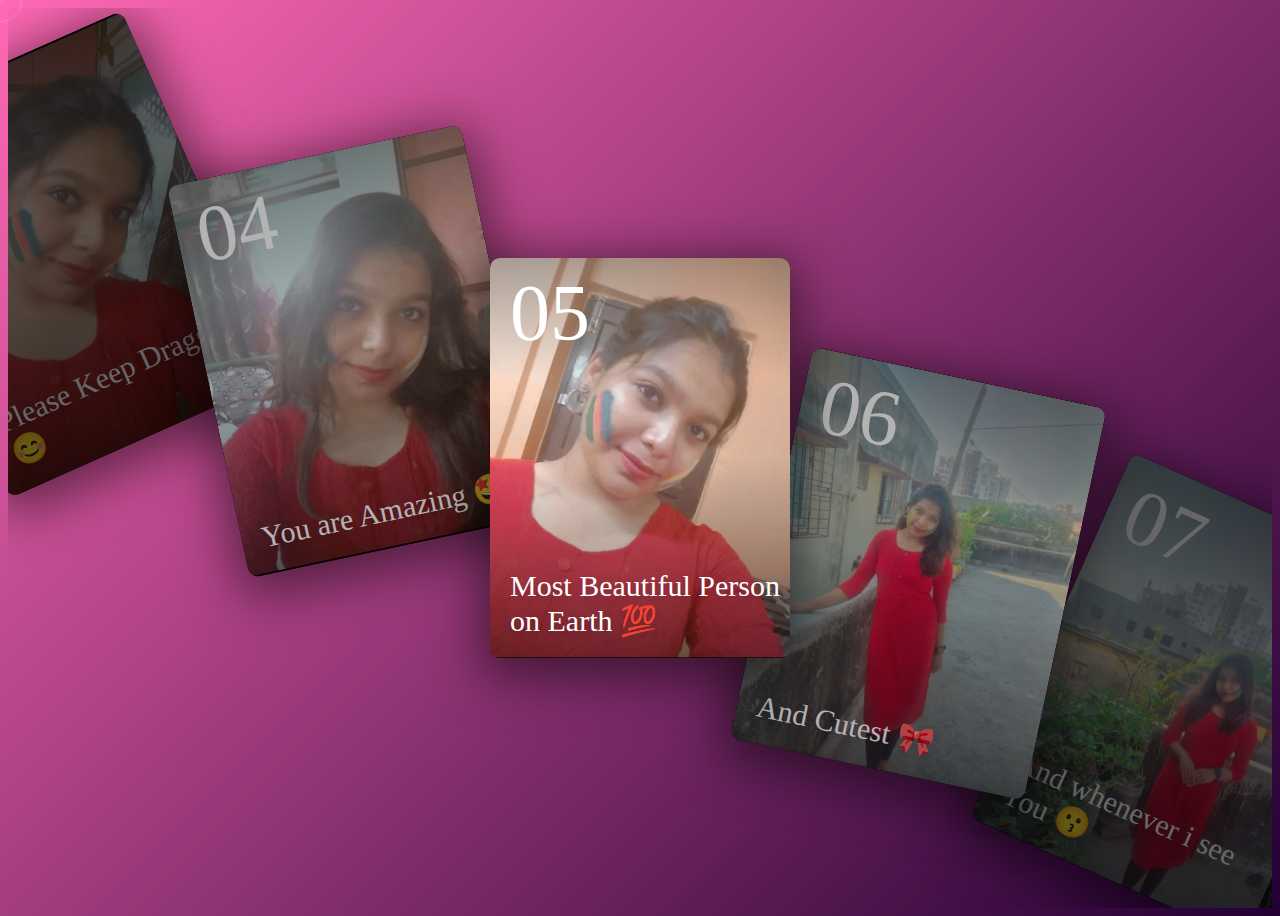
<file: Gallery.html>
<!DOCTYPE html>
<html lang="en">
<head>
    <meta charset="UTF-8">
    <meta name="viewport" content="width=device-width, initial-scale=1.0">
    <title>Gallery</title>
    <style>
        body {
  overflow: hidden;
  font-family: "Roboto", serif;
  background: linear-gradient(135deg, #ff69b4, #220033); /* Changing the background gradient to pink */
}
  
  .carousel {
    position: relative;
    z-index: 1;
    height: 100vh;
    overflow: hidden;
    pointer-events: none;
  }
  
  .carousel-item {
    --items: 10;
    --width: clamp(150px, 30vw, 300px);
    --height: clamp(200px, 40vw, 400px);
    --x: calc(var(--active) * 800%);
    --y: calc(var(--active) * 200%);
    --rot: calc(var(--active) * 120deg);
    --opacity: calc(var(--zIndex) / var(--items) * 3 - 2);
    overflow: hidden;
    position: absolute;
    z-index: var(--zIndex);
    width: var(--width);
    height: var(--height);
    margin: calc(var(--height) * -0.5) 0 0 calc(var(--width) * -0.5);
    border-radius: 10px;
    top: 50%;
    left: 50%;
    -webkit-user-select: none;
       -moz-user-select: none;
        -ms-user-select: none;
            user-select: none;
    transform-origin: 0% 100%;
    box-shadow: 0 10px 50px 10px rgba(0, 0, 0, 0.5);
    background: black;
    pointer-events: all;
    transform: translate(var(--x), var(--y)) rotate(var(--rot));
    transition: transform 0.8s cubic-bezier(0, 0.02, 0, 1);
  }
  .carousel-item .carousel-box {
    position: absolute;
    z-index: 1;
    top: 0;
    left: 0;
    width: 100%;
    height: 100%;
    transition: opacity 0.8s cubic-bezier(0, 0.02, 0, 1);
    opacity: var(--opacity);
    font-family: "Orelo-sw-db", serif;
  }
  .carousel-item .carousel-box:before {
    content: "";
    position: absolute;
    z-index: 1;
    top: 0;
    left: 0;
    width: 100%;
    height: 100%;
    background: linear-gradient(to bottom, rgba(0, 0, 0, 0.3), rgba(0, 0, 0, 0) 30%, rgba(0, 0, 0, 0) 50%, rgba(0, 0, 0, 0.5));
  }
  .carousel-item .title {
    position: absolute;
    z-index: 1;
    color: #fff;
    bottom: 20px;
    left: 20px;
    transition: opacity 0.8s cubic-bezier(0, 0.02, 0, 1);
    font-size: clamp(20px, 3vw, 30px);
    text-shadow: 0 4px 4px rgba(0, 0, 0, 0.1);
  }
  .carousel-item .num {
    position: absolute;
    z-index: 1;
    color: #fff;
    top: 10px;
    left: 20px;
    transition: opacity 0.8s cubic-bezier(0, 0.02, 0, 1);
    font-size: clamp(20px, 10vw, 80px);
  }
  .carousel-item img {
    width: 100%;
    height: 100%;
    -o-object-fit: cover;
       object-fit: cover;
    pointer-events: none;
  }
  
  .layout {
    position: absolute;
    z-index: 0;
    top: 0;
    left: 0;
    width: 100%;
    height: 100%;
    pointer-events: none;
  }
  .layout:before {
    content: "";
    position: absolute;
    z-index: 1;
    top: 0;
    left: 90px;
    width: 10px;
    height: 100%;
    border: 1px solid #fff;
    border-top: none;
    border-bottom: none;
    opacity: 0.15;
  }
  .layout .box {
    position: absolute;
    bottom: 0;
    left: 30px;
    color: #fff;
    transform-origin: 0% 10%;
    transform: rotate(-90deg);
    font-size: 9px;
    line-height: 1.4;
    text-transform: uppercase;
    opacity: 0.4;
  }
  
  .logo {
    position: absolute;
    z-index: 2;
    top: 28px;
    right: 28px;
    width: 30px;
    height: 30px;
    background: #fff;
    border-radius: 50%;
    opacity: 0.5;
    display: flex;
    justify-content: center;
    align-items: center;
    font-family: "Orelo-sw-db", serif;
    pointer-events: all;
    color: black;
    text-decoration: none;
    font-size: 20px;
    overflow: hidden;
    padding-bottom: 0.1em;
  }
  
  .cursor {
    position: fixed;
    z-index: 10;
    top: 0;
    left: 0;
    --size: 40px;
    width: var(--size);
    height: var(--size);
    border-radius: 50%;
    border: 1px solid rgba(255, 255, 255, 0.2);
    margin: calc(var(--size) * -0.5) 0 0 calc(var(--size) * -0.5);
    transition: transform 0.85s cubic-bezier(0, 0.02, 0, 1);
    display: none;
    pointer-events: none;
  }
  @media (pointer: fine) {
    .cursor {
      display: block;
    }
  }
  
  .cursor2 {
    --size: 2px;
    transition-duration: 0.7s;
  }
    </style>
</head>
<body>
    
        <div class="carousel">
            <div class="carousel-item">
                <div class="carousel-box">
                    <div class="title">Hi 👋</div>
                  <img src="IMG_20220214_204233.jpg"/>
                    <div class="num">01</div>
                </div>
            </div>
        
            <div class="carousel-item">
                <div class="carousel-box">
                    <div class="title">I want to tell you Something 😍</div>
                  <img src="IMG_20220319_165621.jpg"/>
                    <div class="num">02</div>
                </div>
            </div>
        
            <div class="carousel-item">
                <div class="carousel-box">
                    <div class="title">Please Keep Dragging 😊 </div>
                    <div class="num">03</div>
                  <img src="IMG_20220319_180452.jpg"/>
                </div>
            </div>
        
          <div class="carousel-item">
            <div class="carousel-box">
              <div class="title">You are Amazing 🤩 </div>
              <div class="num">04</div>
              <img src="IMG_20220319_180632.jpg"/>
            </div>
          </div>
        
          <div class="carousel-item">
            <div class="carousel-box">
              <div class="title">Most Beautiful Person on Earth 💯</div>
              <div class="num">05</div>
              <img src="IMG_20220319_180700.jpg" />
            </div>
          </div>
        
          <div class="carousel-item">
            <div class="carousel-box">
              <div class="title">And Cutest 🎀</div>
              <div class="num">06</div>
              <img src="IMG_20220319_180725.jpg" />
            </div>
          </div>
        
          <div class="carousel-item">
            <div class="carousel-box">
              <div class="title">And whenever i see You 😗 </div>
              <div class="num">07</div>
              <img src="IMG_20220319_180915.jpg" />
            </div>
          </div>
        
          <div class="carousel-item">
            <div class="carousel-box">
              <div class="title">a big smile appears on my face 😇</div>
              <div class="num">08</div>
              <img src="IMG_20220319_181219.jpg" />
            </div>
          </div>
        
          <div class="carousel-item">
            <div class="carousel-box">
              <div class="title">and I have Crush on You 🥰</div>
              <div class="num">09</div>
              <img src="IMG-20220319-WA0018.jpg" />
            </div>
          </div>
          <div class="carousel-item">
            <div class="carousel-box">
              <div class="title">I love You ❤️</div>
              <div class="num">10</div>
              <img src="IMG-20220319-WA0019.jpg" />
            </div>
          </div>
        </div>

        <div class="cursor"></div>
        <div class="cursor cursor2"></div>
        <!-- partial -->
          <script>
            /*--------------------
Vars
--------------------*/
let progress = 50
let startX = 0
let active = 0
let isDown = false

/*--------------------
Contants
--------------------*/
const speedWheel = 0.02
const speedDrag = -0.1

/*--------------------
Get Z
--------------------*/
const getZindex = (array, index) => (array.map((_, i) => (index === i) ? array.length : array.length - Math.abs(index - i)))

/*--------------------
Items
--------------------*/
const $items = document.querySelectorAll('.carousel-item')
const $cursors = document.querySelectorAll('.cursor')

const displayItems = (item, index, active) => {
  const zIndex = getZindex([...$items], active)[index]
  item.style.setProperty('--zIndex', zIndex)
  item.style.setProperty('--active', (index-active)/$items.length)
}

/*--------------------
Animate
--------------------*/
const animate = () => {
  progress = Math.max(0, Math.min(progress, 100))
  active = Math.floor(progress/100*($items.length-1))
  
  $items.forEach((item, index) => displayItems(item, index, active))
}
animate()

/*--------------------
Click on Items
--------------------*/
$items.forEach((item, i) => {
  item.addEventListener('click', () => {
    progress = (i/$items.length) * 100 + 10
    animate()
  })
})

/*--------------------
Handlers
--------------------*/
const handleWheel = e => {
  const wheelProgress = e.deltaY * speedWheel
  progress = progress + wheelProgress
  animate()
}

const handleMouseMove = (e) => {
  if (e.type === 'mousemove') {
    $cursors.forEach(($cursor) => {
      $cursor.style.transform = `translate(${e.clientX}px, ${e.clientY}px)`
    })
  }
  if (!isDown) return
  const x = e.clientX || (e.touches && e.touches[0].clientX) || 0
  const mouseProgress = (x - startX) * speedDrag
  progress = progress + mouseProgress
  startX = x
  animate()
}

const handleMouseDown = e => {
  isDown = true
  startX = e.clientX || (e.touches && e.touches[0].clientX) || 0
}

const handleMouseUp = () => {
  isDown = false
}

/*--------------------
Listeners
--------------------*/
document.addEventListener('mousewheel', handleWheel)
document.addEventListener('mousedown', handleMouseDown)
document.addEventListener('mousemove', handleMouseMove)
document.addEventListener('mouseup', handleMouseUp)
document.addEventListener('touchstart', handleMouseDown)
document.addEventListener('touchmove', handleMouseMove)
document.addEventListener('touchend', handleMouseUp)
          </script>
</body>
</html>
</file>
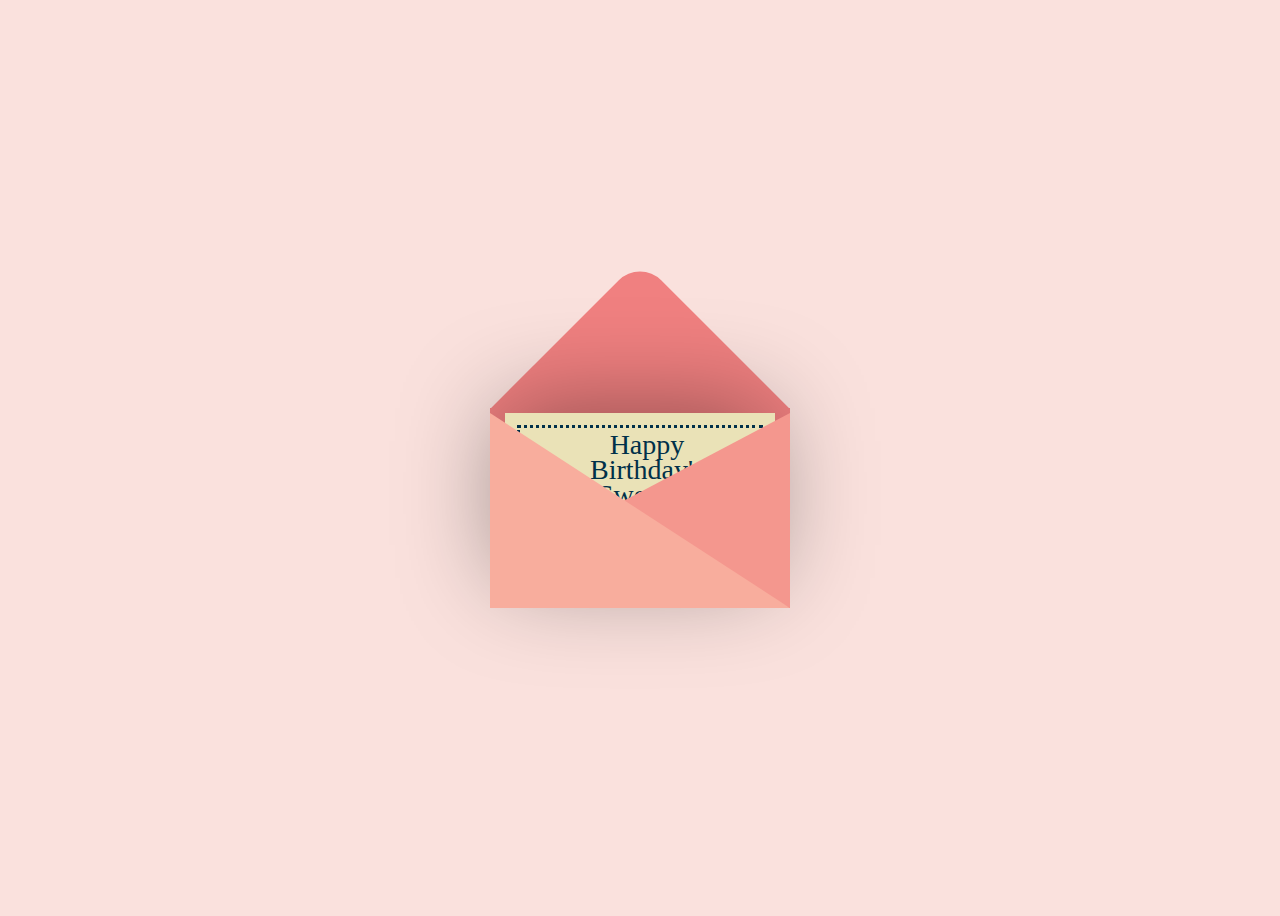
<file: Letter.html>
<!DOCTYPE html>
<html lang="en">

<head>
    <!-- coding by helpme_coder -->
    <meta charset="UTF-8">
    <meta name="viewport" content="width=device-width, initial-scale=1.0">
    <title>Birth day card |</title>
    <script src="https://code.jquery.com/jquery-3.6.4.min.js"></script>

</head>

<style>
    /* Set the colour and the position of the background and the elements */
body {
  display: flex;
  justify-content: center;
  align-items: center;
  height: 100vh;
  background-color: #fae1dd;
}

.container-br {
  position: relative;
}
.valentines {
  position: relative;
  top: 50px;
  cursor: pointer;
  animation: up 3s linear infinite;
}

/* Style the envelope and the card */
.envelope {
  position: relative;
  width: 300px;
  height: 200px;
  background-color: #f08080;
}

.envelope:before {
  background-color: #f08080;
  content: "";
  position: absolute;
  width: 212px;
  height: 212px;
  transform: rotate(45deg);
  top: -105px;
  left: 44px;
  border-radius: 30px 0 0 0;
}

.card {
  position: absolute;
  background-color: #eae2b7;
  width: 270px;
  height: 170px;
  top: 5px;
  left: 15px;
  box-shadow: -5px -5px 100px rgba(0, 0, 0, 0.4);
}

.card:before {
  content: "";
  position: absolute;
  border: 3px solid #003049;
  border-style: dotted;
  width: 240px;
  height: 140px;
  left: 12px;
  top: 12px;
}

.text {
  position: absolute;
  font-family:  'Brush Script MT', cursive;
  font-size: 28px;
  text-align: center;
  line-height: 25px;
  top: 19px;
  left: 85px;
  color: #003049;
}

.heart {
  background-color: #d62828;
  display: inline-block;
  height: 30px;
  margin: 0 10px;
  position: relative;
  top: 110px;
  left: 105px;
  transform: rotate(-45deg);
  width: 30px;
}

.heart:before,
.heart:after {
  content: "";
  background-color: #d62828;
  border-radius: 50%;
  height: 30px;
  position: absolute;
  width: 30px;
}

.heart:before {
  top: -15px;
  left: 0;
}

.heart:after {
  left: 15px;
  top: 0;
}
.front {
  position: absolute;
  border-right: 180px solid #f4978e;
  border-top: 95px solid transparent;
  border-bottom: 100px solid transparent;
  left: 120px;
  top: 5px;
  width: 0;
  height: 0;
  z-index: 10;
}

.front:before {
  position: absolute;
  content: "";
  border-left: 300px solid #f8ad9d;
  border-top: 195px solid transparent;
  left: -120px;
  top: -95px;
  width: 0;
  height: 0;
}


/* To move the envelope up and down */
@keyframes up {
  0%,
  100% {
    transform: translateY(0);
  }
  50% {
    transform: translateY(-30px);
  }
}

</style>

<body>
    <section>
    <div class="container">
        <div class="valentines">
            <div class="envelope"></div>
            <div class="front"></div>
            <div class="card">
                <div class="text">Happy</br> Birthday's</br> Sweetie!</div>
                <div class="heart"></div>
            </div>
        </div>
</section>

<script>
    $(document).ready(function () {
  $(".container")
    .mouseenter(function () {
      $(".card").stop().animate(
        {
          top: "-90px",
        },
        "slow"
      );
    })
    .mouseleave(function () {
      $(".card").stop().animate(
        {
          top: 0,
        },
        "slow"
      );
    });
});

</script>

</body>

</html>
</file>
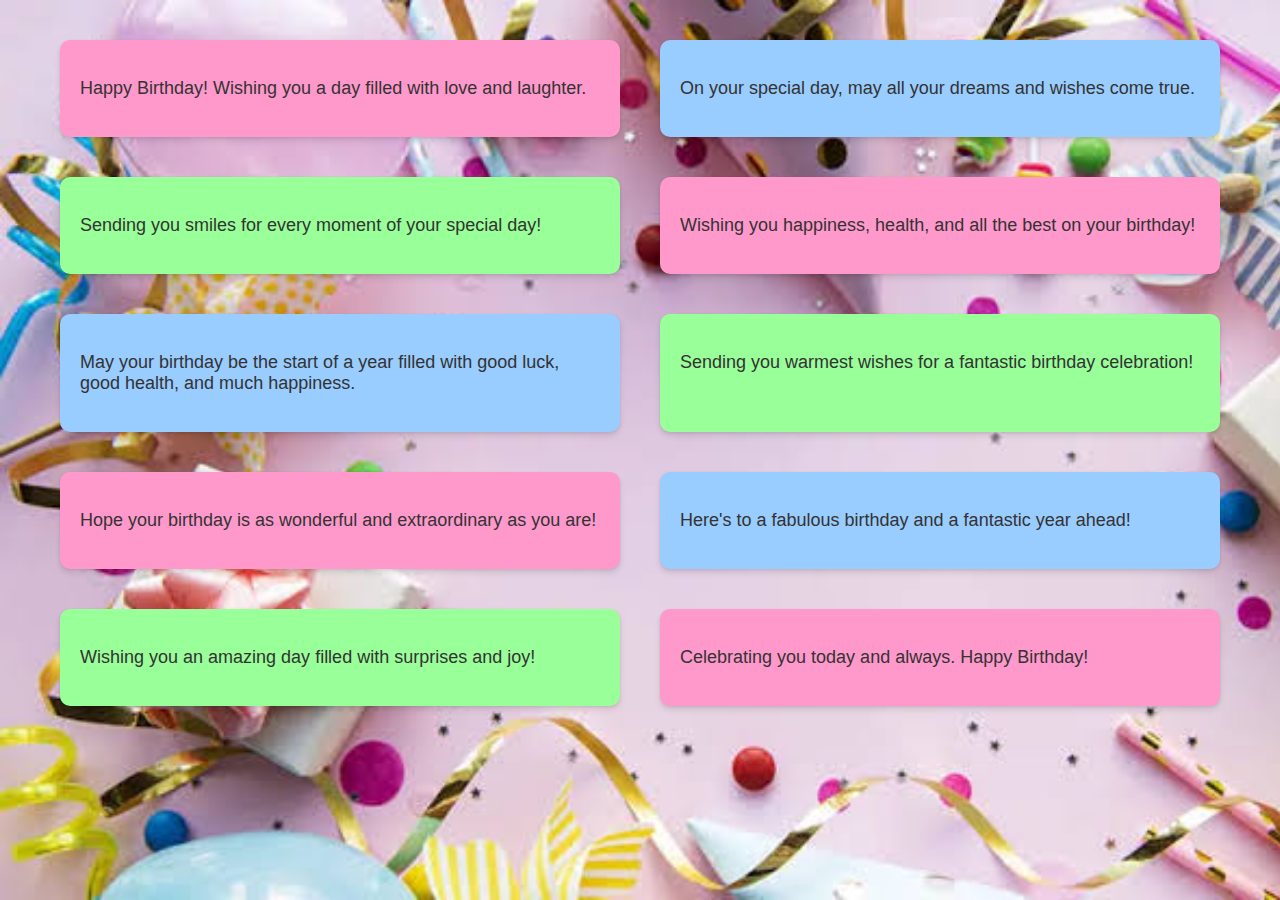
<file: Wishes.html>
<!DOCTYPE html>
<html lang="en">
<head>
  <meta charset="UTF-8">
  <meta name="viewport" content="width=device-width, initial-scale=1.0">
  <title>Birthday Wishes</title>
  <style>
    body {
      font-family: Arial, sans-serif;
      margin: 0;
      padding: 0;
      background-color: #ff399c; /* Light gray background */
    }

    .card:hover {
      transform: scale(1.05); /* Scale up on hover */
    }

    .wish {
      font-size: 18px;
      color: #333; /* Dark gray text color */
    }
    /* Custom color classes */
    .pink {
      background-color: #ff99cc; /* Medium pink */
      width: calc(45% - 20px); /* 45% width minus margin */
      height: auto;
  padding-bottom: calc(45% - 10px); /* 45% height minus padding */
  margin: 20px;/* Pink background */
  border-radius: 10px;
  box-shadow: 0 4px 6px rgba(0, 0, 0, 0.1), 0 1px 3px rgba(0, 0, 0, 0.08); /* Box shadow */
  padding: 20px;
  transition: transform 0.3s ease;
  cursor: pointer; /* Cursor pointer */
    }

    .blue {
      background-color: #99ccff; /* Light blue */
      width: calc(45% - 20px); /* 45% width minus margin */
      height: auto;
  padding-bottom: calc(45% - 10px); /* 45% height minus padding */
  margin: 20px;/* Pink background */
  border-radius: 10px;
  box-shadow: 0 4px 6px rgba(0, 0, 0, 0.1), 0 1px 3px rgba(0, 0, 0, 0.08); /* Box shadow */
  padding: 20px;
  transition: transform 0.3s ease;
  cursor: pointer; /* Cursor pointer */
    }

    .green {
      background-color: #99ff99; /* Light green */
      width: calc(45% - 20px); /* 45% width minus margin */
      height: auto;
  padding-bottom: calc(45% - 10px); /* 45% height minus padding */
  margin: 20px;/* Pink background */
  border-radius: 10px;
  box-shadow: 0 4px 6px rgba(0, 0, 0, 0.1), 0 1px 3px rgba(0, 0, 0, 0.08); /* Box shadow */
  padding: 20px;
  transition: transform 0.3s ease;
  cursor: pointer; /* Cursor pointer */
    }


.container {
  max-width: 1200px;
  height: 300px;
  margin: 0 auto;
  padding: 20px;
  display: flex;
  flex-wrap: wrap;
  justify-content: space-between; /* Adjust spacing between cards */
}
body{
  background-attachment: fixed;
  background-size: cover;
}

  </style>
</head>
<body background="WhatsApp Image 2024-06-15 at 19.25.45_ea206244.jpg">
  <div class="container">
    <!-- Card 1 -->
    <div class="card pink" onclick="toggleSize(this)">
      <p class="wish">Happy Birthday! Wishing you a day filled with love and laughter.</p>
    </div>
  
    <!-- Card 2 -->
    <div class="card blue" onclick="toggleSize(this)">
      <p class="wish">On your special day, may all your dreams and wishes come true.</p>
    </div>
  
    <!-- Card 3 -->
    <div class="card green" onclick="toggleSize(this)">
      <p class="wish">Sending you smiles for every moment of your special day!</p>
    </div>
  
    <!-- Card 4 -->
    <div class="card pink" onclick="toggleSize(this)">
      <p class="wish">Wishing you happiness, health, and all the best on your birthday!</p>
    </div>
  
    <!-- Card 5 -->
    <div class="card blue" onclick="toggleSize(this)">
      <p class="wish">May your birthday be the start of a year filled with good luck, good health, and much happiness.</p>
    </div>
  
    <!-- Card 6 -->
    <div class="card green" onclick="toggleSize(this)">
      <p class="wish">Sending you warmest wishes for a fantastic birthday celebration!</p>
    </div>
  
    <!-- Card 7 -->
    <div class="card pink" onclick="toggleSize(this)">
      <p class="wish">Hope your birthday is as wonderful and extraordinary as you are!</p>
    </div>
  
    <!-- Card 8 -->
    <div class="card blue" onclick="toggleSize(this)">
      <p class="wish">Here's to a fabulous birthday and a fantastic year ahead!</p>
    </div>
  
    <!-- Card 9 -->
    <div class="card green" onclick="toggleSize(this)">
      <p class="wish">Wishing you an amazing day filled with surprises and joy!</p>
    </div>
  
    <!-- Card 10 -->
    <div class="card pink" onclick="toggleSize(this)">
      <p class="wish">Celebrating you today and always. Happy Birthday!</p>
    </div>
  </div>
  

  <script>
    // Toggle size of the clicked card
    function toggleSize(card) {
      card.classList.toggle('large');
    }
  </script>
</body>
</html>
</file>
